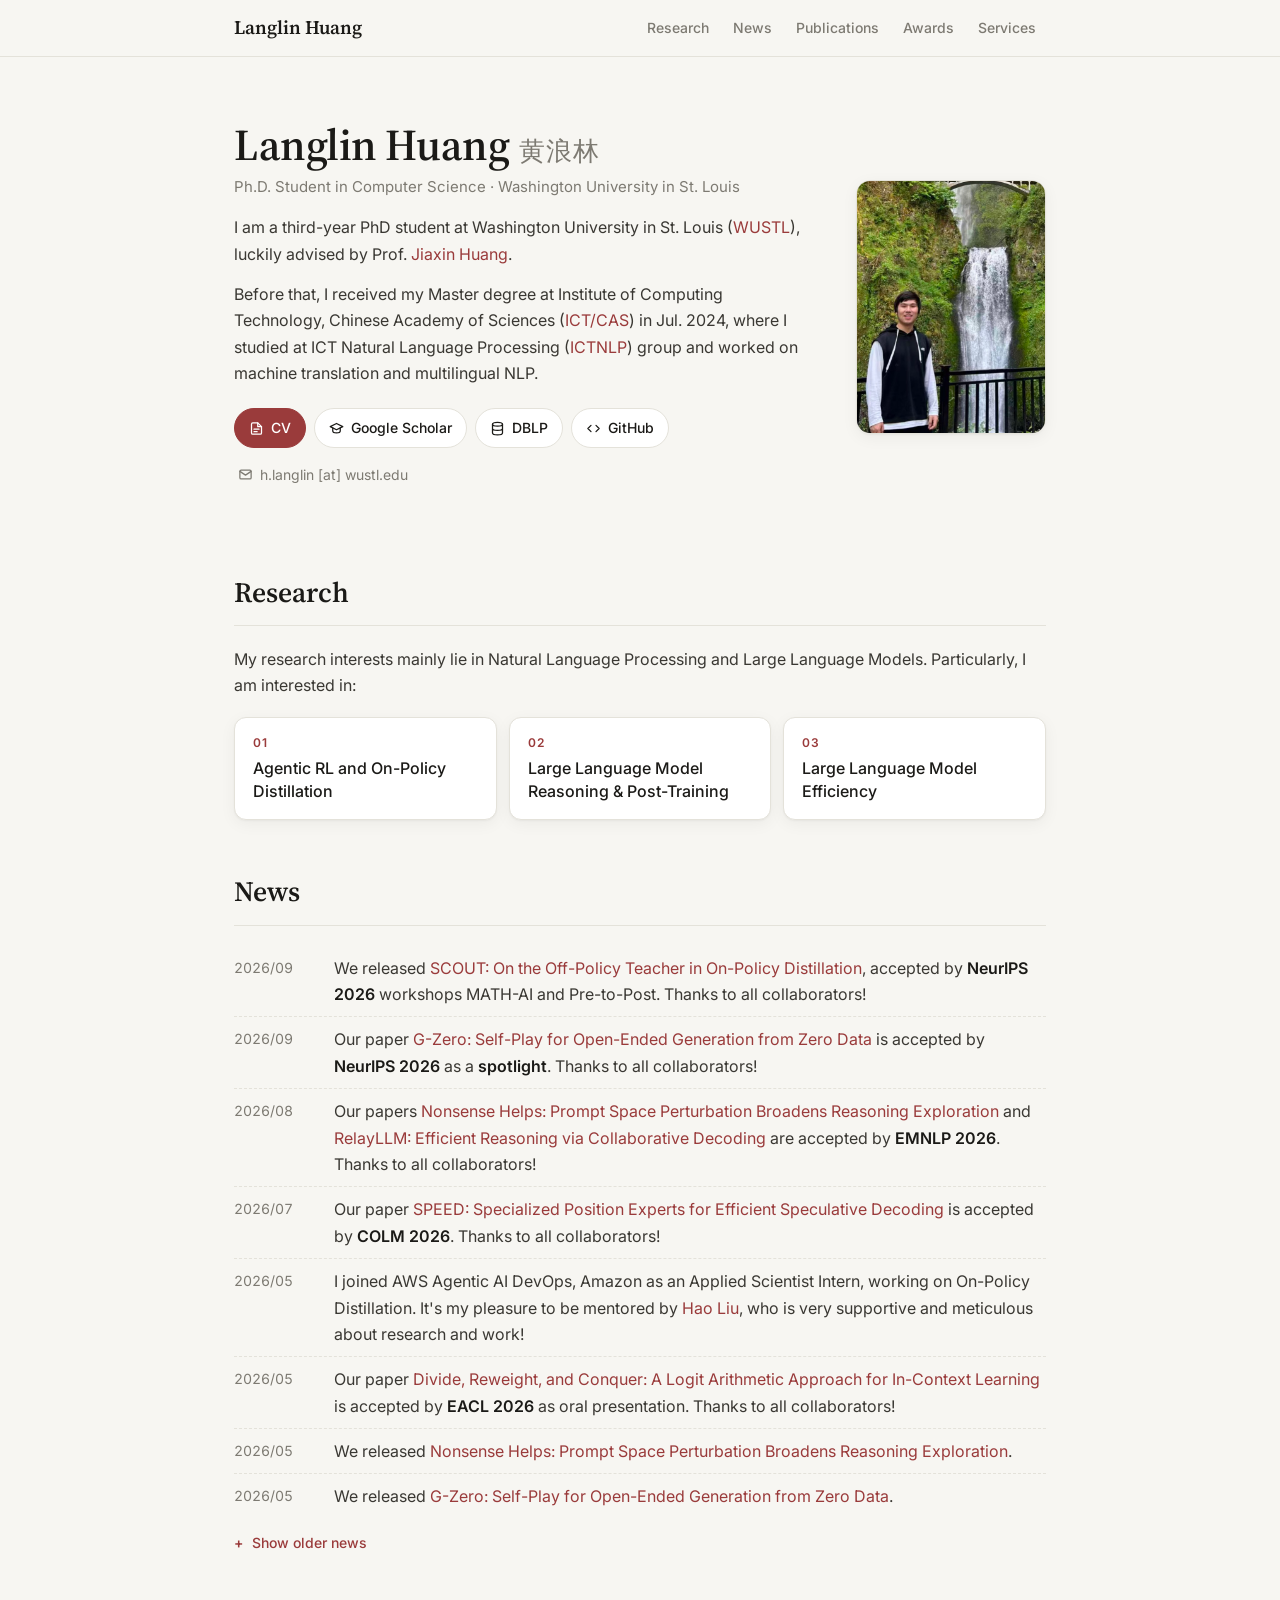
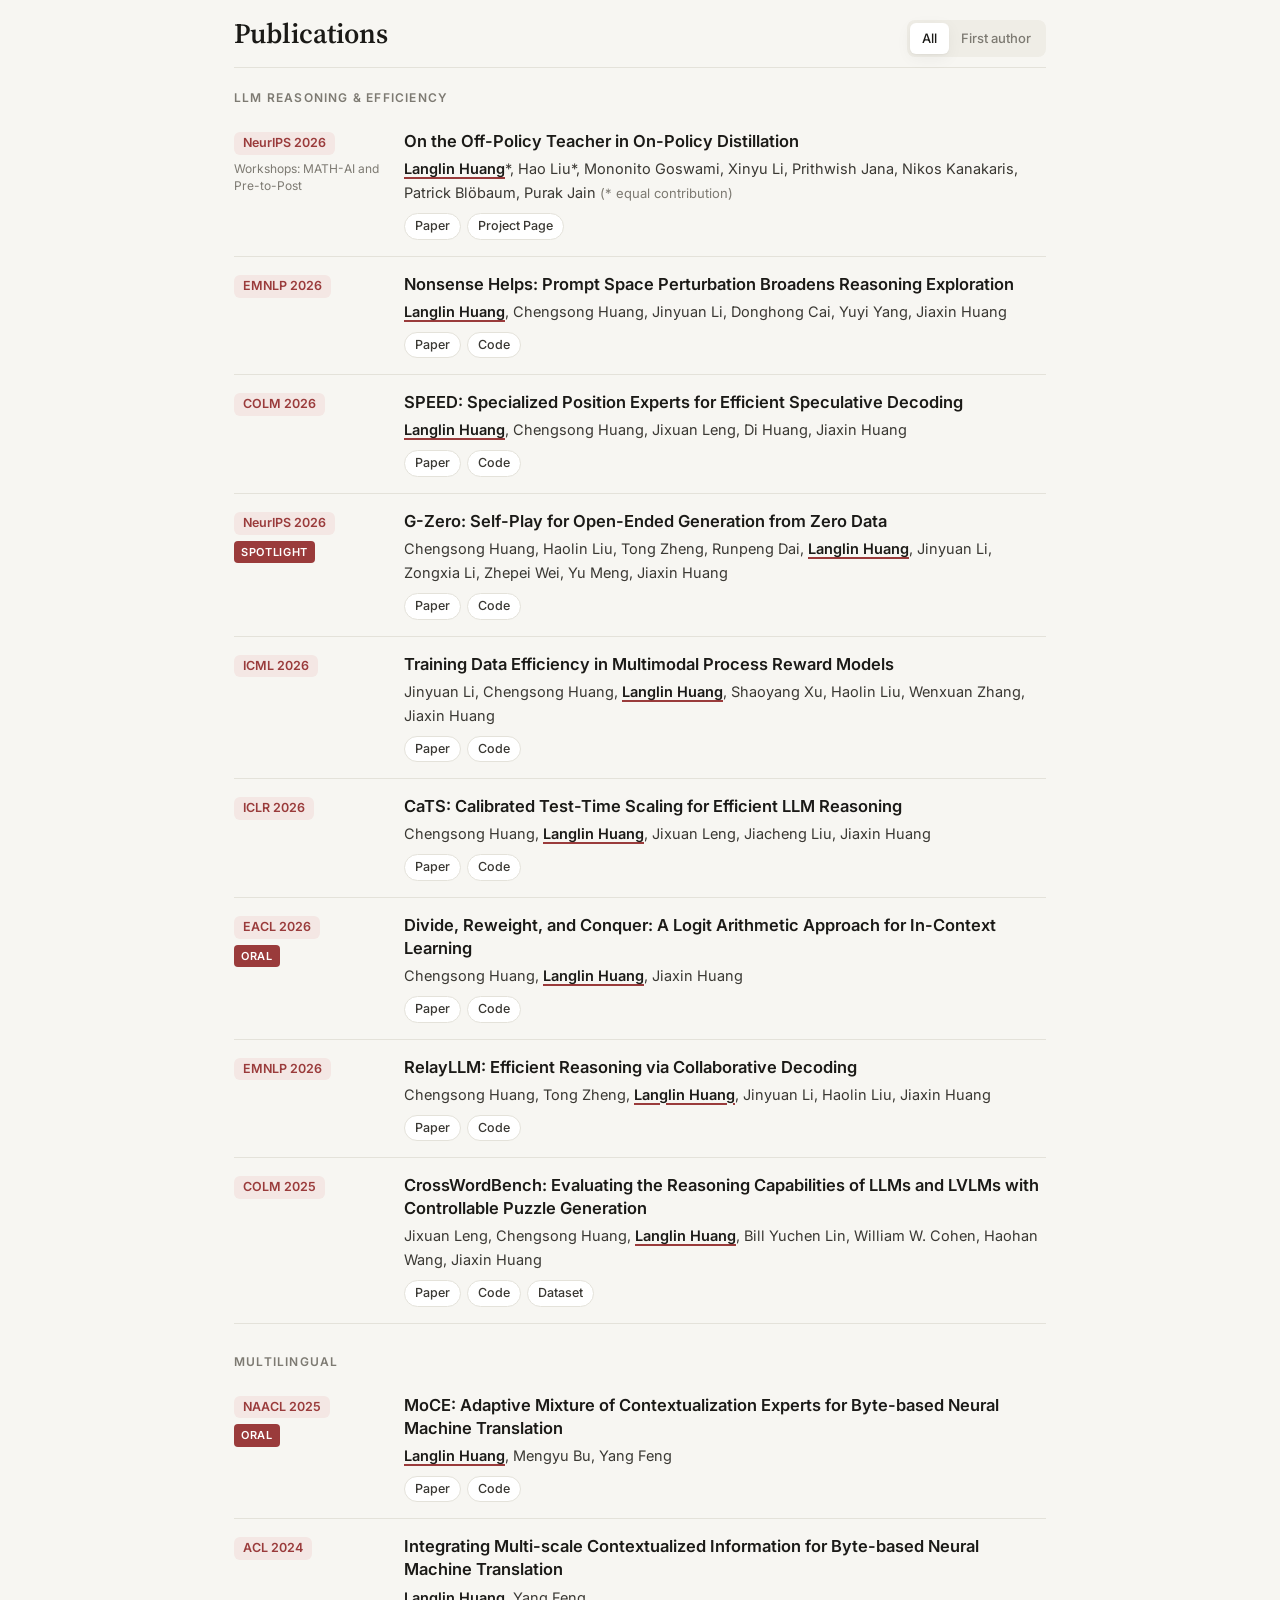
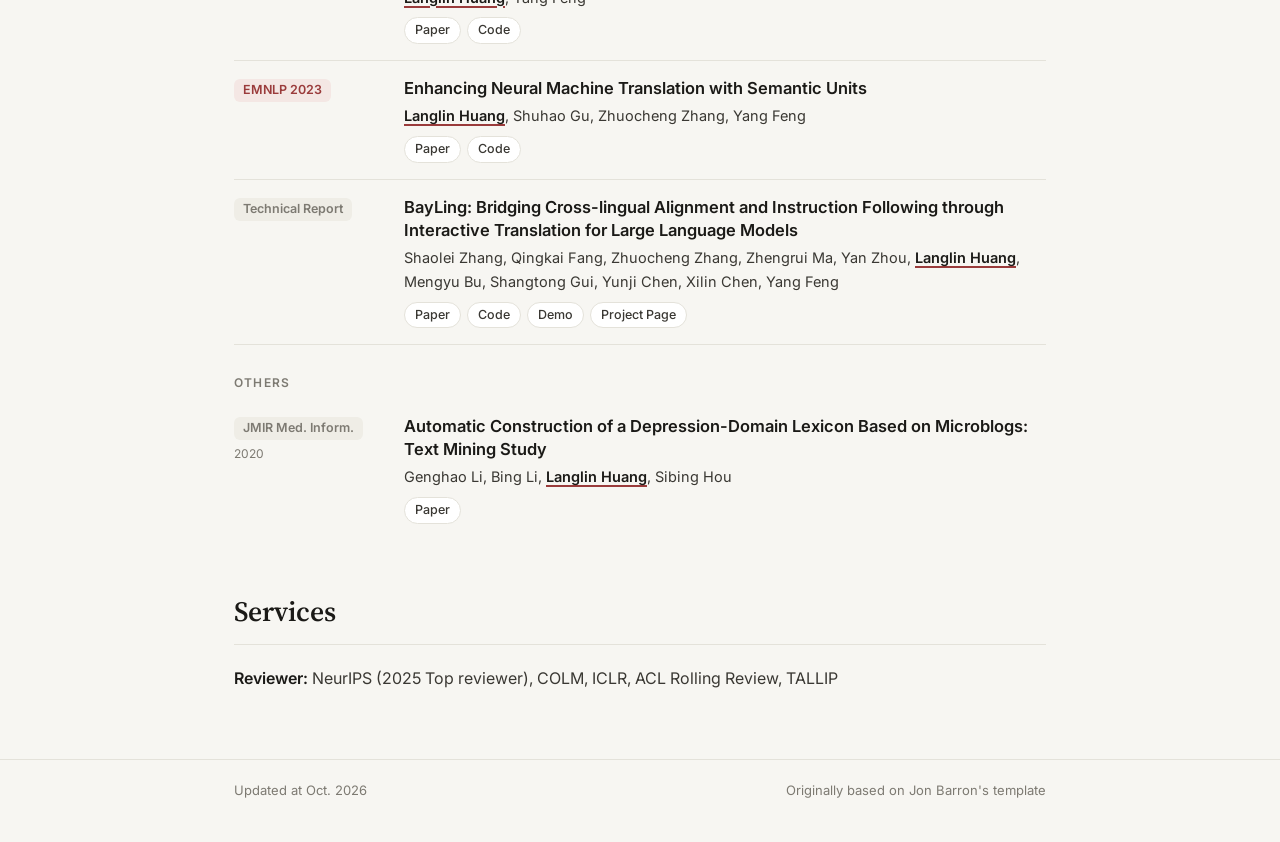
<file: index.html>
<!DOCTYPE html>
<html lang="en">
<head>
  <meta charset="UTF-8">
  <meta name="viewport" content="width=device-width, initial-scale=1">
  <title>Langlin Huang</title>
  <meta name="author" content="Langlin Huang @ WashU">
  <meta name="description" content="Langlin Huang (黄浪林), Ph.D. student at Washington University in St. Louis, working on LLM reasoning, post-training, on-policy distillation and efficiency.">
  <meta name="google-site-verification" content="GgupS3Ka8a6jG2twlL_Wu9yWUz3BXfucxf9OjvqYpPU" />

  <link rel="preconnect" href="https://fonts.googleapis.com">
  <link rel="preconnect" href="https://fonts.gstatic.com" crossorigin>
  <link rel="stylesheet" href="https://fonts.googleapis.com/css2?family=Inter:wght@400;500;600&family=Source+Serif+4:opsz,wght@8..60,400;8..60,600&display=swap">
  <link rel="stylesheet" type="text/css" href="stylesheet.css">
  <link rel="icon" type="image/png" href="images/washu.jpg">
</head>

<body>
  <header class="topbar">
    <div class="wrap">
      <a class="brand" href="#top">Langlin Huang</a>
      <nav class="nav" aria-label="Sections">
        <a href="#research">Research</a>
        <a href="#news">News</a>
        <a href="#publications">Publications</a>
        <a href="#awards">Awards</a>
        <a href="#services">Services</a>
      </nav>
    </div>
  </header>

  <main class="wrap" id="top">
    <!-- about -->
    <div class="hero">
      <div>
        <h1>Langlin Huang<span class="cn">黄浪林</span></h1>
        <p class="role">Ph.D. Student in Computer Science · Washington University in St. Louis</p>
        <p>I am a third-year PhD student at Washington University in St. Louis (<a href="https://wustl.edu/">WUSTL</a>), luckily advised by Prof. <a href="https://teapot123.github.io/">Jiaxin Huang</a>.</p>
        <p>Before that, I received my Master degree at Institute of Computing Technology, Chinese Academy of Sciences (<a href="http://www.ict.ac.cn/">ICT/CAS</a>) in Jul. 2024, where I studied at ICT Natural Language Processing (<a href="http://nlp.ict.ac.cn/">ICTNLP</a>) group and worked on machine translation and multilingual NLP.</p>
        <div class="links">
          <a class="btn primary" href="CV%20of%20Langlin%20Huang.pdf">
            <svg viewBox="0 0 24 24" fill="none" stroke="currentColor" stroke-width="2" stroke-linecap="round" stroke-linejoin="round" aria-hidden="true"><path d="M14 3H6a2 2 0 0 0-2 2v14a2 2 0 0 0 2 2h12a2 2 0 0 0 2-2V9z"/><path d="M14 3v6h6M8 13h8M8 17h5"/></svg>
            CV
          </a>
          <a class="btn" href="https://scholar.google.com/citations?hl=en&amp;user=Mt9xdjYAAAAJ">
            <svg viewBox="0 0 24 24" fill="none" stroke="currentColor" stroke-width="2" stroke-linecap="round" stroke-linejoin="round" aria-hidden="true"><path d="M2 9l10-5 10 5-10 5z"/><path d="M6 11v5c0 1.7 2.7 3 6 3s6-1.3 6-3v-5"/></svg>
            Google Scholar
          </a>
          <a class="btn" href="https://dblp.uni-trier.de/pid/349/8478.html">
            <svg viewBox="0 0 24 24" fill="none" stroke="currentColor" stroke-width="2" stroke-linecap="round" stroke-linejoin="round" aria-hidden="true"><ellipse cx="12" cy="5" rx="8" ry="3"/><path d="M4 5v14c0 1.7 3.6 3 8 3s8-1.3 8-3V5M4 12c0 1.7 3.6 3 8 3s8-1.3 8-3"/></svg>
            DBLP
          </a>
          <a class="btn" href="https://github.com/shrango">
            <svg viewBox="0 0 24 24" fill="none" stroke="currentColor" stroke-width="2" stroke-linecap="round" stroke-linejoin="round" aria-hidden="true"><path d="M8 7l-5 5 5 5M16 7l5 5-5 5"/></svg>
            GitHub
          </a>
          <span class="email">
            <svg viewBox="0 0 24 24" fill="none" stroke="currentColor" stroke-width="2" stroke-linecap="round" stroke-linejoin="round" aria-hidden="true"><rect x="3" y="5" width="18" height="14" rx="2"/><path d="M3 7l9 6 9-6"/></svg>
            h.langlin [at] wustl.edu
          </span>
        </div>
      </div>
      <div class="photo-wrap">
        <a href="images/huanglanglin1.jpg"><img class="photo" src="images/huanglanglin1.jpg" alt="Photo of Langlin Huang" width="342" height="456"></a>
      </div>
    </div>

    <!-- research -->
    <section id="research">
      <h2>Research</h2>
      <p class="lead">My research interests mainly lie in Natural Language Processing and Large Language Models. Particularly, I am interested in:</p>
      <ul class="interests">
        <li><span class="num">01</span>Agentic RL and On-Policy Distillation</li>
        <li><span class="num">02</span>Large Language Model Reasoning &amp; Post-Training</li>
        <li><span class="num">03</span>Large Language Model Efficiency</li>
      </ul>
    </section>

    <!-- news -->
    <section id="news">
      <h2>News</h2>
      <ul class="news">
        <li><time>2026/09</time><span>We released <a href="scout/">SCOUT: On the Off-Policy Teacher in On-Policy Distillation</a>, accepted by <strong>NeurIPS 2026</strong> workshops MATH-AI and Pre-to-Post. Thanks to all collaborators!</span></li>
        <li><time>2026/09</time><span>Our paper <a href="https://arxiv.org/pdf/2605.09959">G-Zero: Self-Play for Open-Ended Generation from Zero Data</a> is accepted by <strong>NeurIPS 2026</strong> as a <strong>spotlight</strong>. Thanks to all collaborators!</span></li>
        <li><time>2026/08</time><span>Our papers <a href="https://arxiv.org/pdf/2605.05566">Nonsense Helps: Prompt Space Perturbation Broadens Reasoning Exploration</a> and <a href="https://arxiv.org/pdf/2601.05167">RelayLLM: Efficient Reasoning via Collaborative Decoding</a> are accepted by <strong>EMNLP 2026</strong>. Thanks to all collaborators!</span></li>
        <li><time>2026/07</time><span>Our paper <a href="https://arxiv.org/pdf/2506.03566">SPEED: Specialized Position Experts for Efficient Speculative Decoding</a> is accepted by <strong>COLM 2026</strong>. Thanks to all collaborators!</span></li>
        <li><time>2026/05</time><span>I joined AWS Agentic AI DevOps, Amazon as an Applied Scientist Intern, working on On-Policy Distillation. It's my pleasure to be mentored by <a href="https://haoliu-cola.github.io/">Hao Liu</a>, who is very supportive and meticulous about research and work!</span></li>
        </span></li>
        <li><time>2026/05</time><span>Our paper <a href="https://arxiv.org/pdf/2410.10074">Divide, Reweight, and Conquer: A Logit Arithmetic Approach for In-Context Learning</a> is accepted by <strong>EACL 2026</strong> as oral presentation. Thanks to all collaborators!</span></li>
        <li><time>2026/05</time><span>We released <a href="https://arxiv.org/pdf/2605.05566">Nonsense Helps: Prompt Space Perturbation Broadens Reasoning Exploration</a>.</span></li>
        <li><time>2026/05</time><span>We released <a href="https://arxiv.org/pdf/2605.09959">G-Zero: Self-Play for Open-Ended Generation from Zero Data</a>.</span></li>
      </ul>
      <details class="more">
        <summary><span class="closed">Show older news</span><span class="opened">Hide older news</span></summary>
        <ul class="news">
          <li><time>2026/02</time><span>Our paper <a href="https://arxiv.org/pdf/2602.04145">Training Data Efficiency in Multimodal Process Reward Models</a> is accepted by <strong>ICML 2026</strong>. Thanks to all collaborators!</span></li>
          <li><time>2026/01</time><span>Our paper <a href="https://arxiv.org/pdf/2503.00031">CaTS: Calibrated Test-Time Scaling for Efficient LLM Reasoning</a> is accepted by <strong>ICLR 2026</strong>. Thanks to all collaborators!</span></li>
          <li><time>2026/01</time><span>We released <a href="https://arxiv.org/pdf/2601.05167">RelayLLM: Efficient Reasoning via Collaborative Decoding</a>.</span></li>
          <li><time>2025/07</time><span>Our <a href="https://arxiv.org/abs/2504.00043">CrossWordBench</a> is accepted by <strong>COLM 2025</strong>. Thanks to all collaborators!</span></li>
          <li><time>2025/06</time><span>We released <a href="https://arxiv.org/abs/2506.03566">PosS</a>, an effective Speculative Decoding method that reaches the highest draft prediction accuracy.</span></li>
          <li><time>2025/04</time><span>We released <a href="https://arxiv.org/abs/2504.00043">CrossWordBench</a>, a challenging multimodal Benchmark that requires continuous reasoning ability.</span></li>
          <li><time>2025/02</time><span>One paper about <a href="https://aclanthology.org/2025.naacl-long.47/">Adaptive Heterogeneous MoE for flexible tokenization</a> is accepted by <strong>NAACL 2025</strong> as oral presentation. Thanks to all collaborators!</span></li>
          <li><time>2025/02</time><span>We released <a href="https://arxiv.org/abs/2503.00031">CaTS: Calibrated Test-Time Scaling for Efficient LLM Reasoning</a>, finding self-calibration efficiently improves test-time scaling method which saves up to 94% sampling.</span></li>
          <li><time>2024/10</time><span>We released <a href="https://arxiv.org/abs/2410.10074/">LARA</a>, A logit aggregation approach for In-Context Learning!</span></li>
          <li><time>2024/08</time><span>My new journey set sail on Washington University in St. Louis, I love the peaceful campus and welcoming people!</span></li>
          <li><time>2024/06</time><span>One paper about <a href="https://aclanthology.org/2024.findings-acl.583/">Byte-based Language Model</a> is accepted to <strong>ACL 2024</strong>! Thanks to all collaborators!</span></li>
          <li><time>2024/05/21</time><span><strong>I successfully defended my dissertation for Master degree!</strong> My dissertation name is "A Study of Neural Machine Translation on Multiple Semantic Granularities (基于多语义粒度的神经机器翻译研究)".</span></li>
          <li><time>2023/10</time><span>One paper about <a href="https://aclanthology.org/2023.findings-emnlp.149/">Compositional Phrase Representation</a> is accepted to <strong>EMNLP 2023</strong>! Thanks to all collaborators!</span></li>
          <li><time>2023/06</time><span>Our LLM <strong>BayLing (百聆)</strong> is released! BayLing is an instruction-following LLM with advanced language alignment and multi-turn interaction capability. Read our <a href="https://arxiv.org/abs/2306.10968">paper</a> and try our <a href="http://nlp.ict.ac.cn/bayling/demo/">online demo</a>! Thanks to all collaborators!</span></li>
          <!-- <li><time>2022/12</time><span>One patent about improving label smoothing in training translation models is published! Check the report <a href="http://epub.cnipa.gov.cn/patent/CN115455993A">here</a>.</span></li> -->
          <li><time>2022/07</time><span>We won <strong>first place</strong> in the Chinese-Thai track and <strong>second place</strong> in the Mongolian-Chinese track in the 18th China Conference on Machine Translation (CCMT 2022)! Thanks to all collaborators! The technical report is accessible to public, check <a href="http://sc.cipsc.org.cn/mt/conference/2022/papers/test_paper/60/60_Paper.pdf">here</a> for Chinese-Thai track and <a href="http://sc.cipsc.org.cn/mt/conference/2022/papers/test_paper/54/54_Paper.pdf">here</a> for Mongolian-Chinese track.</span></li>
          <li><time>2021/09</time><span>I start my M.S. life at University of Chinese Academy of Sciences (<a href="https://www.ucas.ac.cn/">UCAS</a>).</span></li>
          <li><time>2021/06</time><span>I obtain my B.E. degree from University of International Business and Economics (<a href="https://www.uibe.edu.cn/">UIBE</a>).</span></li>
          <li><time>2020/06</time><span>One paper about automatic construction of depression-domain lexicon is published on <strong>JMIR Medical Informatics</strong>! Thanks to all collaborators!</span></li>
        </ul>
      </details>
    </section>

    <!-- publications -->
    <section id="publications">
      <h2>
        Publications
        <span class="filter" role="group" aria-label="Filter publications">
          <button type="button" aria-pressed="true" data-filter="all">All</button>
          <button type="button" aria-pressed="false" data-filter="first">First author</button>
        </span>
      </h2>

      <div class="pubs" id="pubs">
        <div class="group">
          <h4 class="group-title">LLM Reasoning &amp; Efficiency</h4>

          <article class="pub" data-first>
            <div class="venue"><span class="badge">NeurIPS 2026</span><span class="sub">Workshops: MATH-AI and Pre-to-Post</span></div>
            <div>
              <h3>On the Off-Policy Teacher in On-Policy Distillation</h3>
              <p class="authors"><strong>Langlin Huang</strong>*, Hao Liu*, Mononito Goswami, Xinyu Li, Prithwish Jana, Nikos Kanakaris, Patrick Bl&ouml;baum, Purak Jain <span class="note">(* equal contribution)</span></p>
              <div class="plinks"><a href="https://arxiv.org/pdf/2609.38360">Paper</a><a href="scout/">Project Page</a></div>
            </div>
          </article>

          <article class="pub" data-first>
            <div class="venue"><span class="badge">EMNLP 2026</span></div>
            <div>
              <h3>Nonsense Helps: Prompt Space Perturbation Broadens Reasoning Exploration</h3>
              <p class="authors"><strong>Langlin Huang</strong>, Chengsong Huang, Jinyuan Li, Donghong Cai, Yuyi Yang, Jiaxin Huang</p>
              <div class="plinks"><a href="https://arxiv.org/pdf/2605.05566">Paper</a><a href="https://github.com/shrango/LoPE">Code</a></div>
            </div>
          </article>

          <article class="pub" data-first>
            <div class="venue"><span class="badge">COLM 2026</span></div>
            <div>
              <h3>SPEED: Specialized Position Experts for Efficient Speculative Decoding</h3>
              <p class="authors"><strong>Langlin Huang</strong>, Chengsong Huang, Jixuan Leng, Di Huang, Jiaxin Huang</p>
              <div class="plinks"><a href="https://arxiv.org/pdf/2506.03566">Paper</a><a href="https://github.com/shrango/PosS">Code</a></div>
            </div>
          </article>

          <article class="pub">
            <div class="venue"><span class="badge">NeurIPS 2026</span><span class="tag">Spotlight</span></div>
            <div>
              <h3>G-Zero: Self-Play for Open-Ended Generation from Zero Data</h3>
              <p class="authors">Chengsong Huang, Haolin Liu, Tong Zheng, Runpeng Dai, <strong>Langlin Huang</strong>, Jinyuan Li, Zongxia Li, Zhepei Wei, Yu Meng, Jiaxin Huang</p>
              <div class="plinks"><a href="https://arxiv.org/pdf/2605.09959">Paper</a><a href="https://github.com/Chengsong-Huang/G-Zero">Code</a></div>
            </div>
          </article>

          <article class="pub">
            <div class="venue"><span class="badge">ICML 2026</span></div>
            <div>
              <h3>Training Data Efficiency in Multimodal Process Reward Models</h3>
              <p class="authors">Jinyuan Li, Chengsong Huang, <strong>Langlin Huang</strong>, Shaoyang Xu, Haolin Liu, Wenxuan Zhang, Jiaxin Huang</p>
              <div class="plinks"><a href="https://arxiv.org/pdf/2602.04145">Paper</a><a href="https://github.com/JinYuanLi0012/Balanced-Info-MPRM">Code</a></div>
            </div>
          </article>

          <article class="pub">
            <div class="venue"><span class="badge">ICLR 2026</span></div>
            <div>
              <h3>CaTS: Calibrated Test-Time Scaling for Efficient LLM Reasoning</h3>
              <p class="authors">Chengsong Huang, <strong>Langlin Huang</strong>, Jixuan Leng, Jiacheng Liu, Jiaxin Huang</p>
              <div class="plinks"><a href="https://arxiv.org/pdf/2503.00031">Paper</a><a href="https://github.com/Chengsong-Huang/Self-Calibration">Code</a></div>
            </div>
          </article>

          <article class="pub">
            <div class="venue"><span class="badge">EACL 2026</span><span class="tag">Oral</span></div>
            <div>
              <h3>Divide, Reweight, and Conquer: A Logit Arithmetic Approach for In-Context Learning</h3>
              <p class="authors">Chengsong Huang, <strong>Langlin Huang</strong>, Jiaxin Huang</p>
              <div class="plinks"><a href="https://arxiv.org/pdf/2410.10074">Paper</a><a href="https://github.com/Chengsong-Huang/LARA">Code</a></div>
            </div>
          </article>

          <article class="pub">
            <div class="venue"><span class="badge">EMNLP 2026</span></div>
            <div>
              <h3>RelayLLM: Efficient Reasoning via Collaborative Decoding</h3>
              <p class="authors">Chengsong Huang, Tong Zheng, <strong>Langlin Huang</strong>, Jinyuan Li, Haolin Liu, Jiaxin Huang</p>
              <div class="plinks"><a href="https://arxiv.org/pdf/2601.05167">Paper</a><a href="https://github.com/Chengsong-Huang/RelayLLM">Code</a></div>
            </div>
          </article>

          <article class="pub">
            <div class="venue"><span class="badge">COLM 2025</span></div>
            <div>
              <h3>CrossWordBench: Evaluating the Reasoning Capabilities of LLMs and LVLMs with Controllable Puzzle Generation</h3>
              <p class="authors">Jixuan Leng, Chengsong Huang, <strong>Langlin Huang</strong>, Bill Yuchen Lin, William W. Cohen, Haohan Wang, Jiaxin Huang</p>
              <div class="plinks"><a href="https://arxiv.org/pdf/2504.00043">Paper</a><a href="https://github.com/SeanLeng1/CrossWordBench">Code</a><a href="https://huggingface.co/datasets/HINT-lab/CrossWordBench">Dataset</a></div>
            </div>
          </article>
        </div>

        <div class="group">
          <h4 class="group-title">Multilingual</h4>

          <article class="pub" data-first>
            <div class="venue"><span class="badge">NAACL 2025</span><span class="tag">Oral</span></div>
            <div>
              <h3>MoCE: Adaptive Mixture of Contextualization Experts for Byte-based Neural Machine Translation</h3>
              <p class="authors"><strong>Langlin Huang</strong>, Mengyu Bu, Yang Feng</p>
              <div class="plinks"><a href="https://aclanthology.org/2025.naacl-long.47/">Paper</a><a href="https://github.com/ictnlp/MoCE">Code</a></div>
            </div>
          </article>

          <article class="pub" data-first>
            <div class="venue"><span class="badge">ACL 2024</span></div>
            <div>
              <h3>Integrating Multi-scale Contextualized Information for Byte-based Neural Machine Translation</h3>
              <p class="authors"><strong>Langlin Huang</strong>, Yang Feng</p>
              <div class="plinks"><a href="https://arxiv.org/html/2405.19290v1">Paper</a><a href="https://github.com/ictnlp/Multiscale-Contextualization">Code</a></div>
            </div>
          </article>

          <article class="pub" data-first>
            <div class="venue"><span class="badge">EMNLP 2023</span></div>
            <div>
              <h3>Enhancing Neural Machine Translation with Semantic Units</h3>
              <p class="authors"><strong>Langlin Huang</strong>, Shuhao Gu, Zhuocheng Zhang, Yang Feng</p>
              <div class="plinks"><a href="https://aclanthology.org/2023.findings-emnlp.149/">Paper</a><a href="https://github.com/ictnlp/SU4MT">Code</a></div>
            </div>
          </article>

          <article class="pub">
            <div class="venue"><span class="badge plain">Technical Report</span></div>
            <div>
              <h3>BayLing: Bridging Cross-lingual Alignment and Instruction Following through Interactive Translation for Large Language Models</h3>
              <p class="authors">Shaolei Zhang, Qingkai Fang, Zhuocheng Zhang, Zhengrui Ma, Yan Zhou, <strong>Langlin Huang</strong>, Mengyu Bu, Shangtong Gui, Yunji Chen, Xilin Chen, Yang Feng</p>
              <div class="plinks"><a href="https://arxiv.org/abs/2306.10968">Paper</a><a href="https://github.com/ictnlp/BayLing">Code</a><a href="http://nlp.ict.ac.cn/bayling/demo/">Demo</a><a href="https://nlp.ict.ac.cn/bayling">Project Page</a></div>
            </div>
          </article>
        </div>

        <div class="group">
          <h4 class="group-title">Others</h4>

          <article class="pub">
            <div class="venue"><span class="badge plain">JMIR Med. Inform.</span><span class="sub">2020</span></div>
            <div>
              <h3>Automatic Construction of a Depression-Domain Lexicon Based on Microblogs: Text Mining Study</h3>
              <p class="authors">Genghao Li, Bing Li, <strong>Langlin Huang</strong>, Sibing Hou</p>
              <div class="plinks"><a href="https://medinform.jmir.org/2020/6/e17650">Paper</a></div>
            </div>
          </article>
        </div>
      </div>
    </section>

    <!-- Technical Report (hidden)
      ICT's Submissions for CCMT2022 Low Resource Neural Machine Translation Task
        Zhuocheng Zhang, Xuanfu Wu, Langlin Huang, Qingkai Fang, Zhengrui Ma, Shangtong Gui, Min Zhang, Yang Feng. CCMT 2022.
        http://sc.cipsc.org.cn/mt/conference/2022/papers/test_paper/60/60_Paper.pdf
      ICT's Submissions for CCMT 2022 Mongolian-Chinese Translation Task
        Qingkai Fang, Zhengrui Ma, Shangtong Gui, Zhuocheng Zhang, Xuanfu Wu, Langlin Huang, Min Zhang, Yang Feng. CCMT 2022.
        http://sc.cipsc.org.cn/mt/conference/2022/papers/test_paper/54/54_Paper.pdf
    -->

    <!-- services -->
    <section id="services" class="services">
      <h2>Services</h2>
      <p><strong>Reviewer:</strong> NeurIPS (2025 Top reviewer), COLM, ICLR, ACL Rolling Review, TALLIP</p>
    </section>
  </main>

  <footer>
    <div class="wrap">
      <span>Updated at Oct. 2026</span>
      <span>Originally based on <a href="https://jonbarron.info">Jon Barron's template</a></span>
    </div>
  </footer>

  <script>
    (function () {
      var pubs = document.getElementById('pubs');
      var buttons = document.querySelectorAll('.filter button');
      buttons.forEach(function (btn) {
        btn.addEventListener('click', function () {
          buttons.forEach(function (b) { b.setAttribute('aria-pressed', String(b === btn)); });
          pubs.classList.toggle('first-only', btn.dataset.filter === 'first');
        });
      });
    })();
  </script>
</body>
</html>
</file>
<file: stylesheet.css>
/* ---------- Tokens ---------- */
:root {
  --bg: #f7f6f2;
  --surface: #ffffff;
  --ink: #1b1a17;
  --body: #3a3833;
  --muted: #7d7a72;
  --line: #e4e2da;
  --accent: #9a3b3b;
  --accent-hover: #7d2c2c;
  --accent-soft: #f4e7e4;
  --chip: #efede6;
  --shadow: 0 1px 2px rgba(27, 26, 23, .04), 0 4px 16px rgba(27, 26, 23, .05);

  --serif: "Source Serif 4", Georgia, "Times New Roman", serif;
  --sans: "Inter", -apple-system, BlinkMacSystemFont, "Segoe UI", "PingFang SC", "Hiragino Sans GB", "Microsoft YaHei", sans-serif;
  color-scheme: light;
}

@media (prefers-color-scheme: dark) {
  :root:not([data-theme="light"]) {
    --bg: #121211;
    --surface: #1b1b19;
    --ink: #f2f1ec;
    --body: #d6d4cc;
    --muted: #8f8d86;
    --line: #2c2c2a;
    --accent: #e3948a;
    --accent-hover: #f0b2aa;
    --accent-soft: #2f2120;
    --chip: #252523;
    --shadow: none;
    color-scheme: dark;
  }
}

:root[data-theme="dark"] {
  --bg: #121211;
  --surface: #1b1b19;
  --ink: #f2f1ec;
  --body: #d6d4cc;
  --muted: #8f8d86;
  --line: #2c2c2a;
  --accent: #e3948a;
  --accent-hover: #f0b2aa;
  --accent-soft: #2f2120;
  --chip: #252523;
  --shadow: none;
  color-scheme: dark;
}

/* ---------- Base ---------- */
*, *::before, *::after { box-sizing: border-box; }

html { scroll-behavior: smooth; scroll-padding-top: 72px; }

body {
  margin: 0;
  background: var(--bg);
  color: var(--body);
  font-family: var(--sans);
  font-size: 16px;
  line-height: 1.65;
  -webkit-font-smoothing: antialiased;
  text-rendering: optimizeLegibility;
}

a {
  color: var(--accent);
  text-decoration: none;
  transition: color .15s ease;
}
a:hover, a:focus-visible { color: var(--accent-hover); text-decoration: underline; text-underline-offset: 3px; }
a:focus-visible, button:focus-visible, summary:focus-visible { outline: 2px solid var(--accent); outline-offset: 2px; border-radius: 4px; }

strong { color: var(--ink); font-weight: 600; }

.wrap { max-width: 860px; margin: 0 auto; padding: 0 24px; }

/* ---------- Top bar ---------- */
.topbar {
  position: sticky;
  top: 0;
  z-index: 10;
  background: color-mix(in srgb, var(--bg) 85%, transparent);
  backdrop-filter: saturate(160%) blur(10px);
  -webkit-backdrop-filter: saturate(160%) blur(10px);
  border-bottom: 1px solid var(--line);
}
.topbar .wrap { display: flex; align-items: center; justify-content: space-between; height: 56px; gap: 16px; }
.brand { font-family: var(--serif); font-size: 19px; font-weight: 600; color: var(--ink); white-space: nowrap; }
.brand:hover { color: var(--ink); text-decoration: none; }
.nav { display: flex; gap: 4px; flex-wrap: wrap; justify-content: flex-end; }
.nav a { color: var(--muted); font-size: 14px; font-weight: 500; padding: 6px 10px; border-radius: 6px; }
.nav a:hover { color: var(--ink); background: var(--chip); text-decoration: none; }

/* ---------- Hero ---------- */
.hero { display: grid; grid-template-columns: 1fr 190px; gap: 48px; align-items: center; padding: 64px 0 40px; }
.hero h1 {
  font-family: var(--serif);
  font-weight: 600;
  font-size: 44px;
  line-height: 1.1;
  letter-spacing: -.01em;
  color: var(--ink);
  margin: 0 0 6px;
}
.hero h1 .cn { font-size: 26px; font-weight: 400; color: var(--muted); margin-left: 10px; letter-spacing: .04em; }
.role { color: var(--muted); font-size: 15px; margin: 0 0 22px; }
.hero p { margin: 0 0 14px; }

.photo {
  width: 190px;
  height: auto;
  aspect-ratio: 3 / 4;
  object-fit: cover;
  border-radius: 14px;
  box-shadow: var(--shadow);
  border: 1px solid var(--line);
  display: block;
}

.links { display: flex; flex-wrap: wrap; gap: 8px; margin-top: 22px; }
.btn {
  display: inline-flex;
  align-items: center;
  gap: 7px;
  font-size: 14px;
  font-weight: 500;
  padding: 7px 14px;
  border-radius: 999px;
  border: 1px solid var(--line);
  background: var(--surface);
  color: var(--ink);
  transition: border-color .15s ease, background .15s ease, color .15s ease;
}
.btn svg { width: 15px; height: 15px; flex: none; }
.btn:hover { border-color: var(--accent); color: var(--accent); text-decoration: none; }
.btn.primary { background: var(--accent); border-color: var(--accent); color: var(--surface); }
.btn.primary:hover { background: var(--accent-hover); border-color: var(--accent-hover); color: var(--surface); }
.email { display: inline-flex; align-items: center; gap: 7px; font-size: 14px; color: var(--muted); padding: 7px 4px; }
.email svg { width: 15px; height: 15px; }

/* ---------- Sections ---------- */
section { padding: 36px 0 12px; }
section > h2 {
  font-family: var(--serif);
  font-size: 28px;
  font-weight: 600;
  color: var(--ink);
  margin: 0 0 20px;
  padding-bottom: 10px;
  border-bottom: 1px solid var(--line);
  display: flex;
  align-items: baseline;
  justify-content: space-between;
  gap: 12px;
  flex-wrap: wrap;
}
.lead { margin: 0 0 18px; }

/* Research */
.interests { list-style: none; margin: 0; padding: 0; display: grid; grid-template-columns: repeat(3, 1fr); gap: 12px; }
.interests li {
  background: var(--surface);
  border: 1px solid var(--line);
  border-radius: 12px;
  padding: 16px 18px;
  box-shadow: var(--shadow);
  color: var(--ink);
  font-weight: 500;
  line-height: 1.45;
}
.interests .num { display: block; font-size: 12px; font-weight: 600; color: var(--accent); letter-spacing: .08em; margin-bottom: 6px; }

/* News */
.news { list-style: none; margin: 0; padding: 0; }
.news li { display: grid; grid-template-columns: 84px 1fr; gap: 16px; padding: 9px 0; border-bottom: 1px dashed var(--line); }
.news li:last-child { border-bottom: 0; }
.news time { font-size: 14px; color: var(--muted); font-variant-numeric: tabular-nums; padding-top: 1px; white-space: nowrap; }
.more { margin-top: 4px; }
.more summary {
  cursor: pointer;
  list-style: none;
  display: inline-flex;
  align-items: center;
  gap: 6px;
  font-size: 14px;
  font-weight: 500;
  color: var(--accent);
  padding: 8px 0;
}
.more summary::-webkit-details-marker { display: none; }
.more summary::before { content: "+"; font-weight: 600; width: 12px; }
.more[open] summary::before { content: "−"; }
.more[open] summary .closed, .more:not([open]) summary .opened { display: none; }

/* Publications */
.filter { display: inline-flex; background: var(--chip); border-radius: 8px; padding: 3px; font-family: var(--sans); }
.filter button {
  font: inherit;
  font-size: 13px;
  font-weight: 500;
  border: 0;
  background: transparent;
  color: var(--muted);
  padding: 5px 12px;
  border-radius: 6px;
  cursor: pointer;
}
.filter button[aria-pressed="true"] { background: var(--surface); color: var(--ink); box-shadow: var(--shadow); }

.group-title {
  font-size: 12px;
  font-weight: 600;
  letter-spacing: .1em;
  text-transform: uppercase;
  color: var(--muted);
  margin: 28px 0 6px;
}
.group:first-of-type .group-title { margin-top: 4px; }

.pub { display: grid; grid-template-columns: 150px 1fr; gap: 20px; padding: 16px 0; border-bottom: 1px solid var(--line); }
.group:last-of-type .pub:last-child { border-bottom: 0; }
.venue { display: flex; flex-direction: column; align-items: flex-start; gap: 6px; padding-top: 2px; }
.badge {
  display: inline-block;
  font-size: 12.5px;
  font-weight: 600;
  line-height: 1.35;
  padding: 3px 9px;
  border-radius: 6px;
  background: var(--accent-soft);
  color: var(--accent);
}
.badge.plain { background: var(--chip); color: var(--muted); }
.tag {
  font-size: 11px;
  font-weight: 600;
  letter-spacing: .06em;
  text-transform: uppercase;
  color: var(--surface);
  background: var(--accent);
  padding: 2px 7px;
  border-radius: 4px;
}
.venue .sub { font-size: 12px; color: var(--muted); line-height: 1.4; }

.pub h3 { font-size: 16.5px; font-weight: 600; color: var(--ink); line-height: 1.4; margin: 0 0 4px; }
.authors { font-size: 14.5px; color: var(--body); margin: 0 0 8px; }
.authors strong { text-decoration: underline; text-decoration-color: var(--accent); text-decoration-thickness: 1.5px; text-underline-offset: 3px; }
.authors .note { color: var(--muted); font-size: 13px; }
.plinks { display: flex; flex-wrap: wrap; gap: 6px; }
.plinks a {
  font-size: 12.5px;
  font-weight: 500;
  padding: 2px 10px;
  border-radius: 999px;
  border: 1px solid var(--line);
  color: var(--body);
  background: var(--surface);
}
.plinks a:hover { border-color: var(--accent); color: var(--accent); text-decoration: none; }

.pubs.first-only .pub:not([data-first]) { display: none; }
.pubs.first-only .group:not(:has(.pub[data-first])) { display: none; }

/* Awards & services */
.awards { list-style: none; margin: 0; padding: 0; }
.awards li { display: flex; justify-content: space-between; gap: 16px; padding: 8px 0; border-bottom: 1px dashed var(--line); }
.awards li:last-child { border-bottom: 0; }
.awards .where { color: var(--muted); font-weight: 400; }
.awards time { color: var(--muted); font-size: 14px; white-space: nowrap; font-variant-numeric: tabular-nums; padding-top: 1px; }
.services p { margin: 0 0 8px; }

/* Footer */
footer { margin-top: 48px; border-top: 1px solid var(--line); }
footer .wrap { display: flex; justify-content: space-between; gap: 12px; flex-wrap: wrap; padding-top: 20px; padding-bottom: 40px; font-size: 13px; color: var(--muted); }
footer a { color: var(--muted); }

/* ---------- Responsive ---------- */
@media (max-width: 720px) {
  .wrap { padding: 0 16px; }
  .brand { display: none; }
  .topbar .wrap { justify-content: center; }
  .nav { justify-content: center; gap: 0; flex-wrap: nowrap; }
  .nav a { font-size: 13px; padding: 6px 7px; }

  .hero { grid-template-columns: 1fr; gap: 24px; padding: 36px 0 24px; }
  .hero .photo-wrap { order: -1; }
  .photo { width: 120px; }
  .hero h1 { font-size: 34px; }
  .hero h1 .cn { font-size: 21px; display: inline-block; margin-left: 6px; }

  section > h2 { font-size: 24px; }
  .interests { grid-template-columns: 1fr; }
  .news li { grid-template-columns: 1fr; gap: 0; }
  .pub { grid-template-columns: 1fr; gap: 8px; }
  .venue { flex-direction: row; flex-wrap: wrap; align-items: center; }
  .awards li { flex-direction: column; gap: 0; }
}
</file>
